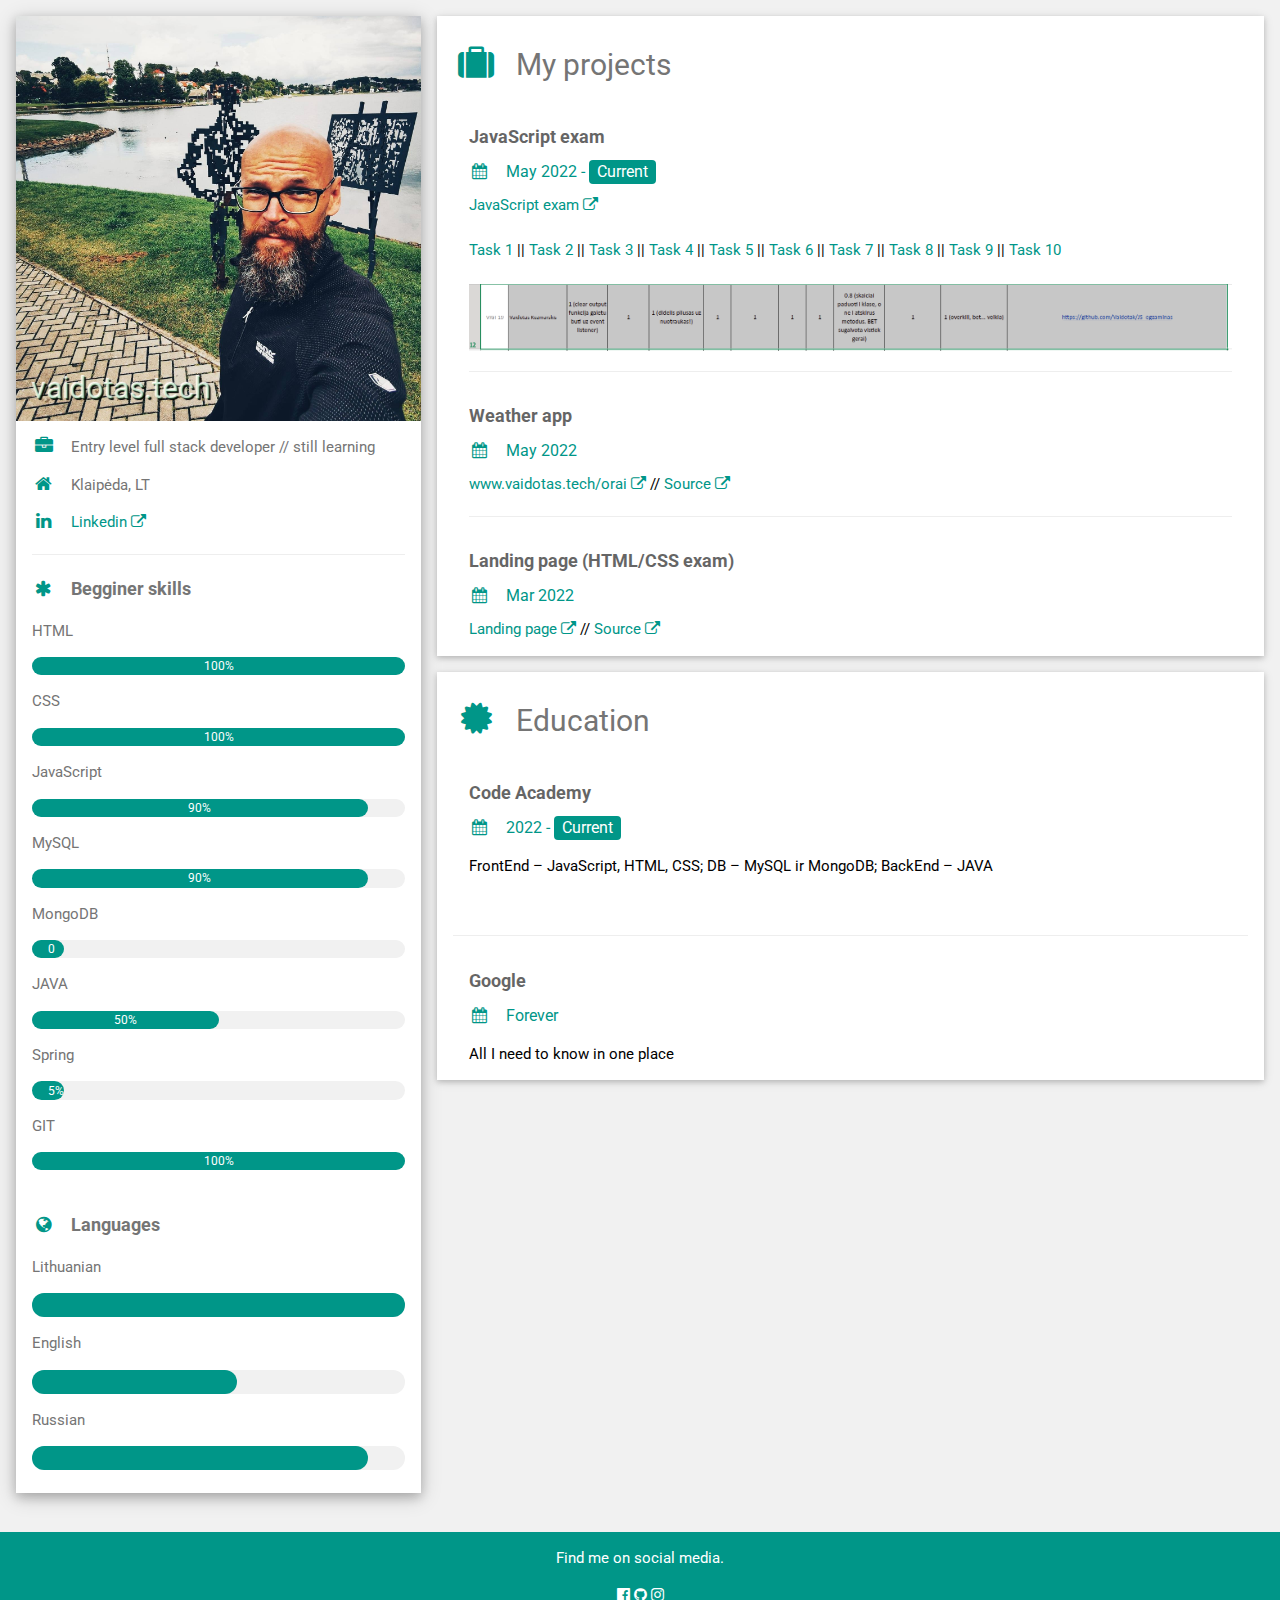
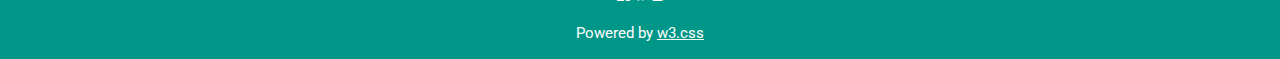
<file: index.html>
<!DOCTYPE html>
<html>

<head>
    <title>Vaidotas portfolio</title>
    <meta charset="UTF-8" />
    <meta name="viewport" content="width=device-width, initial-scale=1" />
    <link rel="stylesheet" href="https://www.w3schools.com/w3css/4/w3.css" />
    <link rel="stylesheet" href="https://fonts.googleapis.com/css?family=Roboto" />
    <link rel="stylesheet" href="https://cdnjs.cloudflare.com/ajax/libs/font-awesome/4.7.0/css/font-awesome.min.css" />
    <link rel="apple-touch-icon" sizes="180x180" href="./favicon_io/apple-touch-icon.png">
<link rel="icon" type="image/png" sizes="32x32" href="./favicon_io/favicon-32x32.png">
<link rel="icon" type="image/png" sizes="16x16" href="./favicon_io/favicon-16x16.png">
<link rel="manifest" href="./favicon_io/site.webmanifest">
    <style>
        html,
        body,
        h1,
        h2,
        h3,
        h4,
        h5,
        h6 {
            font-family: "Roboto", sans-serif;
        }
    </style>
    <link href="./lightbox/css/lightbox.css" rel="stylesheet" />
    <link rel="stylesheet" href="style.css" />
</head>

<body class="w3-light-grey">
    <!-- Page Container -->
    <div class="w3-content w3-margin-top" style="max-width: 1400px">
        <!-- The Grid -->
        <div class="w3-row-padding">
            <!-- Left Column -->
            <div class="w3-third">
                <div class="w3-white w3-text-grey w3-card-4">
                    <div class="w3-display-container">
                        <img src="./pic/as.jpg" style="width: 100%" alt="Avatar" />
                        <div class="w3-display-bottomleft w3-container w3-text-black">
                            <h2 class="vk">vaidotas.tech</h2>
                        </div>
                    </div>
                    <div class="w3-container">
                        <p>
                            <i class="fa fa-briefcase fa-fw w3-margin-right w3-large w3-text-teal"></i>Entry level full stack developer // still learning
                        </p>
                        <p>
                            <i class="fa fa-home fa-fw w3-margin-right w3-large w3-text-teal"></i>Klaipėda, LT
                        </p>
                        <p>
                            <i class="fa fa-linkedin fa-fw w3-margin-right w3-large w3-text-teal"></i><a class="nuorodos" href="https://www.linkedin.com/in/kuzmarskis/">Linkedin <i class="fa fa-external-link"></i></a>
                        </p>
                        <!-- <p>
                            <i class="fa fa-phone fa-fw w3-margin-right w3-large w3-text-teal"></i>+37068450***
                        </p> -->
                        <hr />

                        <p class="w3-large">
                            <b><i class="fa fa-asterisk fa-fw w3-margin-right w3-text-teal"></i>Begginer skills</b>
                        </p>
                        <p>HTML</p>
                        <div class="w3-light-grey w3-round-xlarge w3-small">
                            <div class="w3-container w3-center w3-round-xlarge w3-teal" style="width: 100%">
                                100%
                            </div>
                        </div>
                        <p>CSS</p>
                        <div class="w3-light-grey w3-round-xlarge w3-small">
                            <div class="w3-container w3-center w3-round-xlarge w3-teal" style="width: 100%">
                                <div class="w3-center w3-text-white">100%</div>
                            </div>
                        </div>
                        <p>JavaScript</p>
                        <div class="w3-light-grey w3-round-xlarge w3-small">
                            <div class="w3-container w3-center w3-round-xlarge w3-teal" style="width: 90%">
                                90%
                            </div>
                        </div>
                        <p>MySQL</p>
                        <div class="w3-light-grey w3-round-xlarge w3-small">
                            <div class="w3-container w3-center w3-round-xlarge w3-teal" style="width: 90%">
                                90%
                            </div>
                        </div>
                        <p>MongoDB</p>
                        <div class="w3-light-grey w3-round-xlarge w3-small">
                            <div class="w3-container w3-center w3-round-xlarge w3-teal" style="width: 0">
                                0
                            </div>
                        </div>
                        <p>JAVA</p>
                        <div class="w3-light-grey w3-round-xlarge w3-small">
                            <div class="w3-container w3-center w3-round-xlarge w3-teal" style="width: 50%">
                                50%
                            </div>
                        </div>
                        <p>Spring</p>
                        <div class="w3-light-grey w3-round-xlarge w3-small">
                            <div class="w3-container w3-center w3-round-xlarge w3-teal" style="width: 5%">
                                5%
                            </div>
                        </div>
                        <p>GIT</p>
                        <div class="w3-light-grey w3-round-xlarge w3-small">
                            <div class="w3-container w3-center w3-round-xlarge w3-teal" style="width: 100%">
                                100%
                            </div>
                        </div>
                        <br />

                        <p class="w3-large w3-text-theme">
                            <b><i class="fa fa-globe fa-fw w3-margin-right w3-text-teal"></i>Languages</b>
                        </p>
                        <p>Lithuanian</p>
                        <div class="w3-light-grey w3-round-xlarge">
                            <div class="w3-round-xlarge w3-teal" style="height: 24px; width: 100%"></div>
                        </div>
                        <p>English</p>
                        <div class="w3-light-grey w3-round-xlarge">
                            <div class="w3-round-xlarge w3-teal" style="height: 24px; width: 55%"></div>
                        </div>
                        <p>Russian</p>
                        <div class="w3-light-grey w3-round-xlarge">
                            <div class="w3-round-xlarge w3-teal" style="height: 24px; width: 90%"></div>
                        </div>
                        <br />
                    </div>
                </div>
                <br />

                <!-- End Left Column -->
            </div>

            <!-- Right Column -->
            <div class="w3-twothird">
                <div class="w3-container w3-card w3-white w3-margin-bottom">
                    <h2 class="w3-text-grey w3-padding-16">
                        <i class="fa fa-suitcase fa-fw w3-margin-right w3-xxlarge w3-text-teal"></i>My projects
                    </h2>
                    
                    <div class="w3-container">
                        <h5 class="w3-opacity"><b>JavaScript exam</b></h5>
                        <h6 class="w3-text-teal">
                            <i class="fa fa-calendar fa-fw w3-margin-right"></i>May 2022 -
                            <span class="w3-tag w3-teal w3-round">Current</span>
                        </h6>
                        <a class="nuorodos" href="https://github.com/Vaidotak/JS_egzaminas">JavaScript exam <i class="fa fa-external-link"></i></a>
                            <br />
                            <br />
                        
                        <a class="nuorodos" href="./pic/tasks/task1.jpg" data-lightbox="roadtrip">Task 1</a> ||
                        <a class="nuorodos" href="./pic/tasks/task2.jpg" data-lightbox="roadtrip">Task 2</a> ||
                        <a class="nuorodos" href="./pic/tasks/task3.jpg" data-lightbox="roadtrip">Task 3</a> ||
                        <a class="nuorodos" href="./pic/tasks/task4.jpg" data-lightbox="roadtrip">Task 4</a> ||
                        <a class="nuorodos" href="./pic/tasks/task5.jpg" data-lightbox="roadtrip">Task 5</a> ||
                        <a class="nuorodos" href="./pic/tasks/task6.jpg" data-lightbox="roadtrip">Task 6</a> ||
                        <a class="nuorodos" href="./pic/tasks/task7.jpg" data-lightbox="roadtrip">Task 7</a> ||
                        <a class="nuorodos" href="./pic/tasks/task8.jpg" data-lightbox="roadtrip">Task 8</a> ||
                        <a class="nuorodos" href="./pic/tasks/task9.jpg" data-lightbox="roadtrip">Task 9</a> ||
                        <a class="nuorodos" href="./pic/tasks/task10.jpg" data-lightbox="roadtrip">Task 10</a>
                        <br />
                        <br />
                        <a href="./pic/exam.png" data-lightbox="image-1" data-title="Evaluation">
                            <img src="./pic/exam.png" style="width: 100%" alt="evaluation" />
                        </a>
                        
                        <hr />
                    </div>
                    <div class="w3-container">
                        <h5 class="w3-opacity"><b>Weather app</b></h5>
                        <h6 class="w3-text-teal">
                            <i class="fa fa-calendar fa-fw w3-margin-right"></i>May 2022
                        </h6>
                        <a class="nuorodos" href="https://vaidotas.tech/orai/">www.vaidotas.tech/orai <i class="fa fa-external-link"></i></a> //
                        <a class="nuorodos" href="https://github.com/Vaidotak/orai">Source <i class="fa fa-external-link"></i></a>
                        <p></p>
                        <hr />
                    </div>
                    <div class="w3-container">
                        <h5 class="w3-opacity"><b>Landing page (HTML/CSS exam)</b></h5>
                        <h6 class="w3-text-teal">
                            <i class="fa fa-calendar fa-fw w3-margin-right"></i>Mar 2022
                        </h6>
                        <a class="nuorodos" href="https://vaidotas.tech/figma/">Landing page <i class="fa fa-external-link"></i></a> //
                        <a class="nuorodos" href="https://github.com/Vaidotak/figma">Source <i class="fa fa-external-link"></i></a>
                        <p></p>
                    </div>
                </div>

                <div class="w3-container w3-card w3-white">
                    <h2 class="w3-text-grey w3-padding-16">
                        <i class="fa fa-certificate fa-fw w3-margin-right w3-xxlarge w3-text-teal"></i>Education
                    </h2>

                    <!-- <div class="w3-container">
          <h5 class="w3-opacity"><b>London Business School</b></h5>
          <h6 class="w3-text-teal"><i class="fa fa-calendar fa-fw w3-margin-right"></i>2013 - 2015</h6>
          <p>Master Degree</p>
          <hr>
        </div> -->
                    <div class="w3-container">
                        <h5 class="w3-opacity"><b>Code Academy</b></h5>
                        <h6 class="w3-text-teal">
                            <i class="fa fa-calendar fa-fw w3-margin-right"></i>2022 -
                            <span class="w3-tag w3-teal w3-round">Current</span>
                        </h6>
                        <p>
                            FrontEnd – JavaScript, HTML, CSS; DB – MySQL ir MongoDB; BackEnd
                            – JAVA
                        </p>
                        <br />
                    </div>
                    <hr />
                    <div class="w3-container">
                        <h5 class="w3-opacity"><b>Google</b></h5>
                        <h6 class="w3-text-teal">
                            <i class="fa fa-calendar fa-fw w3-margin-right"></i>Forever
                        </h6>
                        <p>All I need to know in one place</p>

                    </div>
                </div>

                <!-- End Right Column -->
            </div>

            <!-- End Grid -->
        </div>

        <!-- End Page Container -->
    </div>

    <footer class="w3-container w3-teal w3-center w3-margin-top">
        <p>Find me on social media.</p>
        <a href="https://www.facebook.com/hanel.inc/"><i class="fa fa-facebook-official w3-hover-opacity"></i></a>
        <!-- <a href="https://vaidotak.blogspot.com/"><i class="fa fa-wordpress w3-hover-opacity"></i></a> -->
        <a href="https://github.com/Vaidotak"><i class="fa fa-github w3-hover-opacity"></i></a>
        <a href="https://www.instagram.com/vaidotak/"><i class="fa fa-instagram w3-hover-opacity"></i></a>
        <!-- <a href="https://t.me/jssnippets"><i class="fa fa-telegram w3-hover-opacity"></i></a> -->
        <p>
            Powered by
            <a href="https://www.w3schools.com/w3css/default.asp" target="_blank">w3.css</a>
        </p>
    </footer>
    <script src="./lightbox/js/lightbox-plus-jquery.js"></script>
    <script src="script.js"></script>
</body>

</html>
</file>
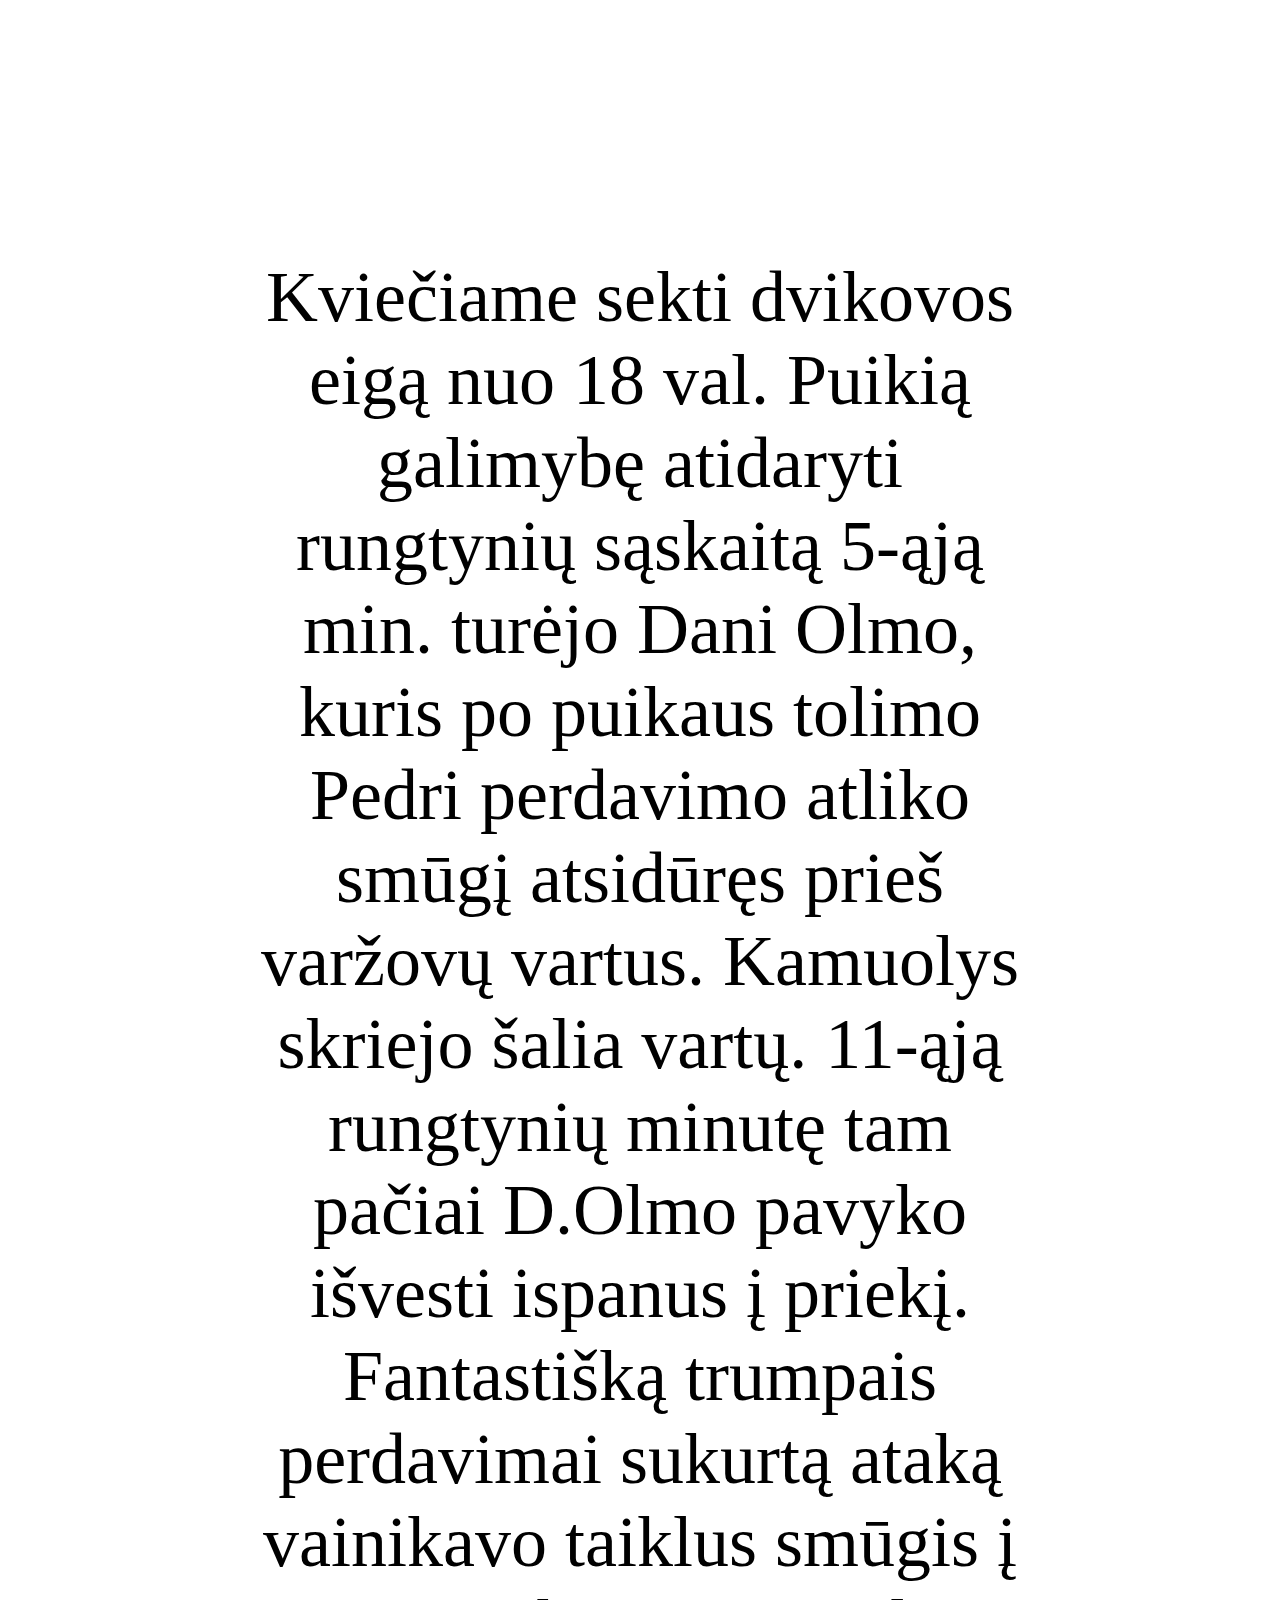
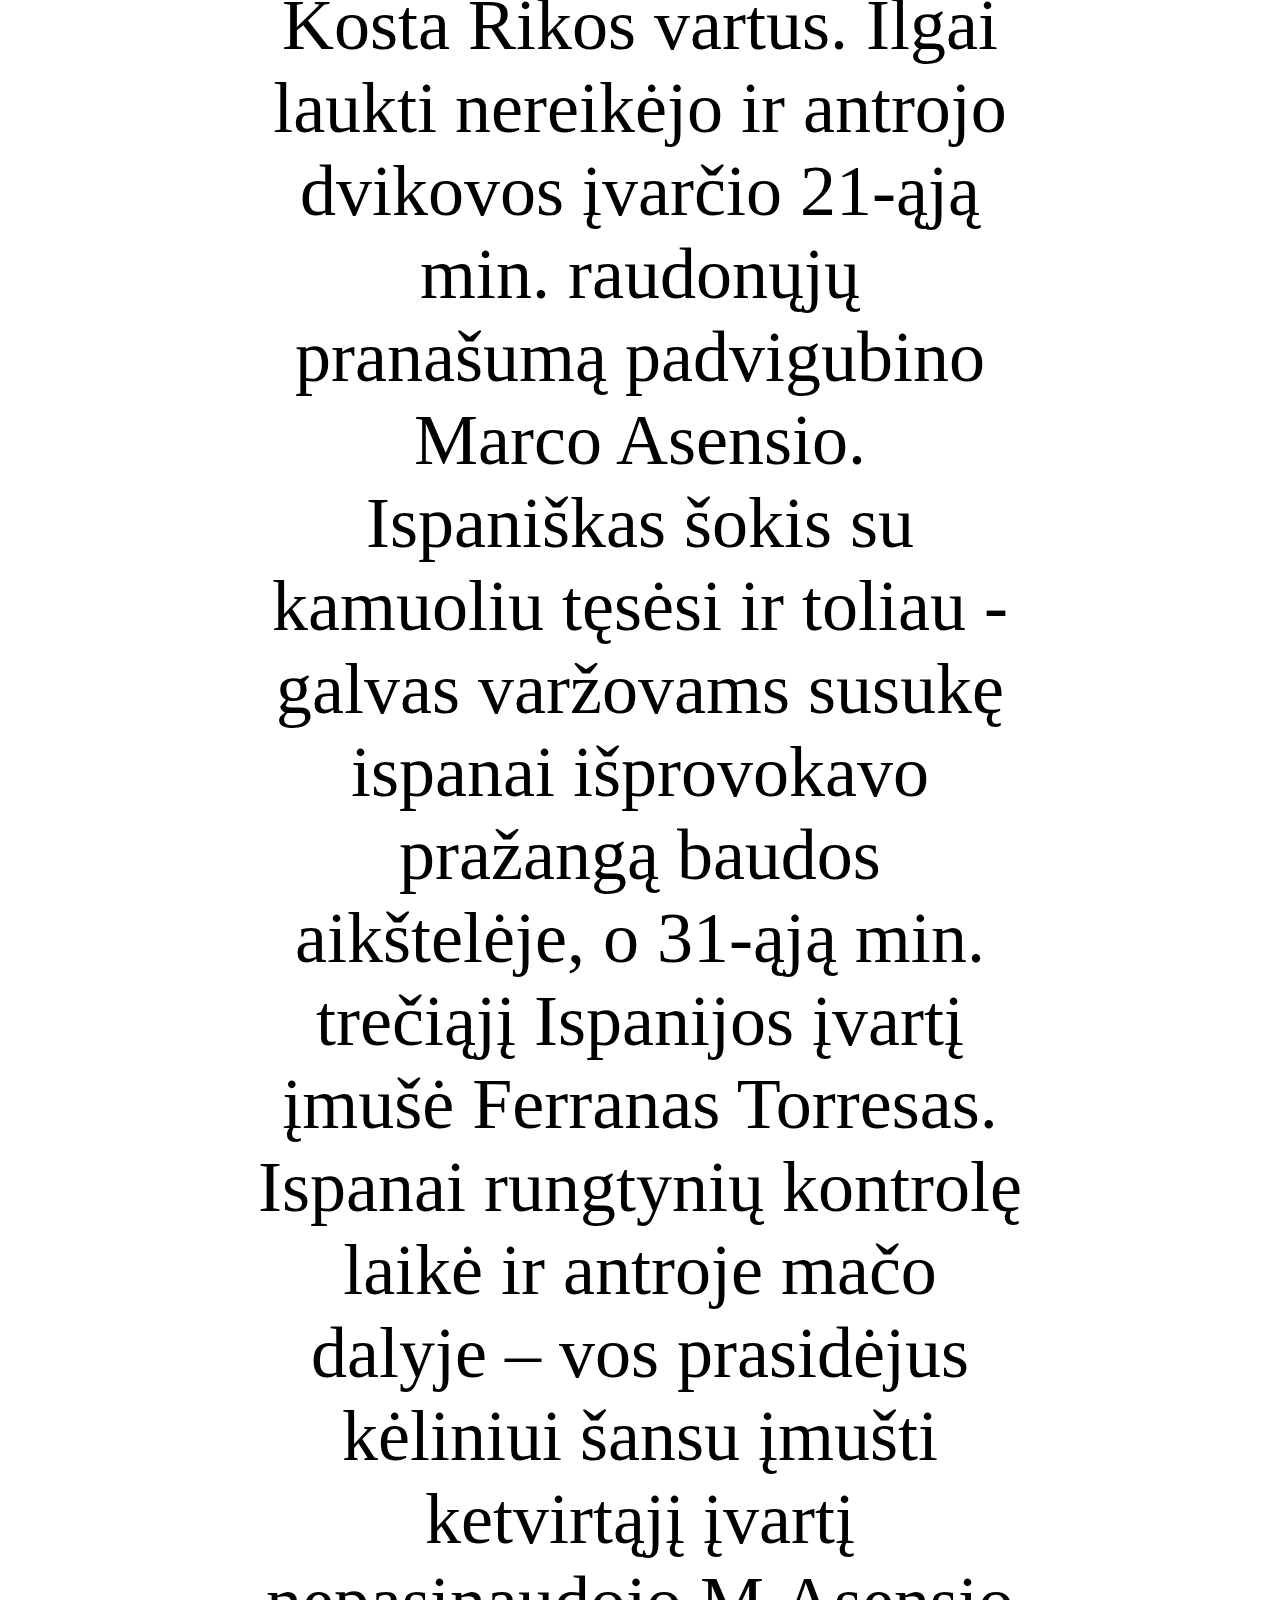
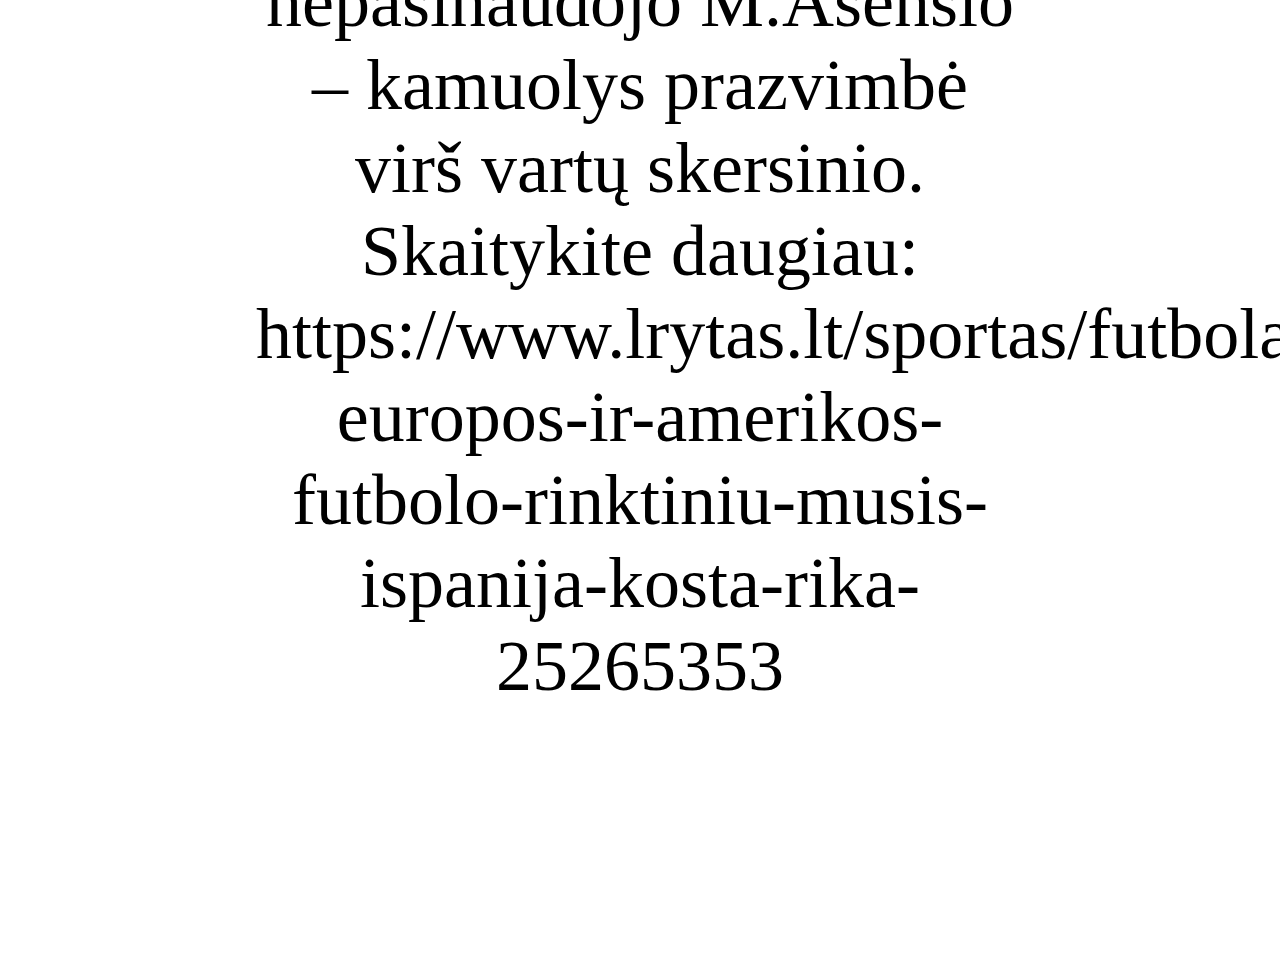
<file: galaxy.html>
<!DOCTYPE html>
<html lang="en">

<head>
    <meta charset="UTF-8">
    <meta http-equiv="X-UA-Compatible" content="IE=edge">
    <meta name="viewport" content="width=device-width, initial-scale=1.0">
    <link rel="stylesheet" href="galaxy.css" />
    <title>Galaxy</title>
</head>

<body><div class="divas">
    <p>Kviečiame sekti dvikovos eigą nuo 18 val. Puikią galimybę atidaryti rungtynių sąskaitą 5-ąją min. turėjo Dani Olmo, kuris po puikaus tolimo Pedri perdavimo atliko smūgį atsidūręs prieš varžovų vartus. Kamuolys skriejo šalia vartų. 11-ąją rungtynių minutę tam pačiai D.Olmo pavyko išvesti ispanus į priekį. Fantastišką trumpais perdavimai sukurtą ataką vainikavo taiklus smūgis į Kosta Rikos vartus. Ilgai laukti nereikėjo ir antrojo dvikovos įvarčio 21-ąją min. raudonųjų pranašumą padvigubino Marco Asensio. Ispaniškas šokis su kamuoliu tęsėsi ir toliau - galvas varžovams susukę ispanai išprovokavo pražangą baudos aikštelėje, o 31-ąją min. trečiąjį Ispanijos įvartį įmušė Ferranas Torresas. Ispanai rungtynių kontrolę laikė ir antroje mačo dalyje – vos prasidėjus kėliniui šansu įmušti ketvirtąjį įvartį nepasinaudojo M.Asensio – kamuolys prazvimbė virš vartų skersinio.
Skaitykite daugiau: https://www.lrytas.lt/sportas/futbolas/2022/11/23/news/karstas-europos-ir-amerikos-futbolo-rinktiniu-musis-ispanija-kosta-rika-25265353
    </p>
</div></body>

</html>
</file>
<file: style.css>
.vk {
  color: #47bb6040;
    text-shadow: -1px -1px 1px #fff, 1px 1px 1px #000;
  
}
.exam {
  color: aliceblue;
  text-shadow: 0 0 5px #009688;
}

.nuorodos {
  text-decoration: none;
  color: #009688;
}

.nuorodos:hover {
  color: #03ccb8;
}

/* a {
  text-decoration: none;
} */

/* .fa-wordpress,
.fa-facebook-official,
.fa-github,
.fa-twitter,
.fa-twitter{
  color: aliceblue;
} */
</file>
<file: galaxy.css>
body{
  margin: 20%;
}
h1 {
  text-align: center;
}
p {
  text-align: center;
  font-size: 8vh;
}
div {
  text-align: center;
}
</file>
